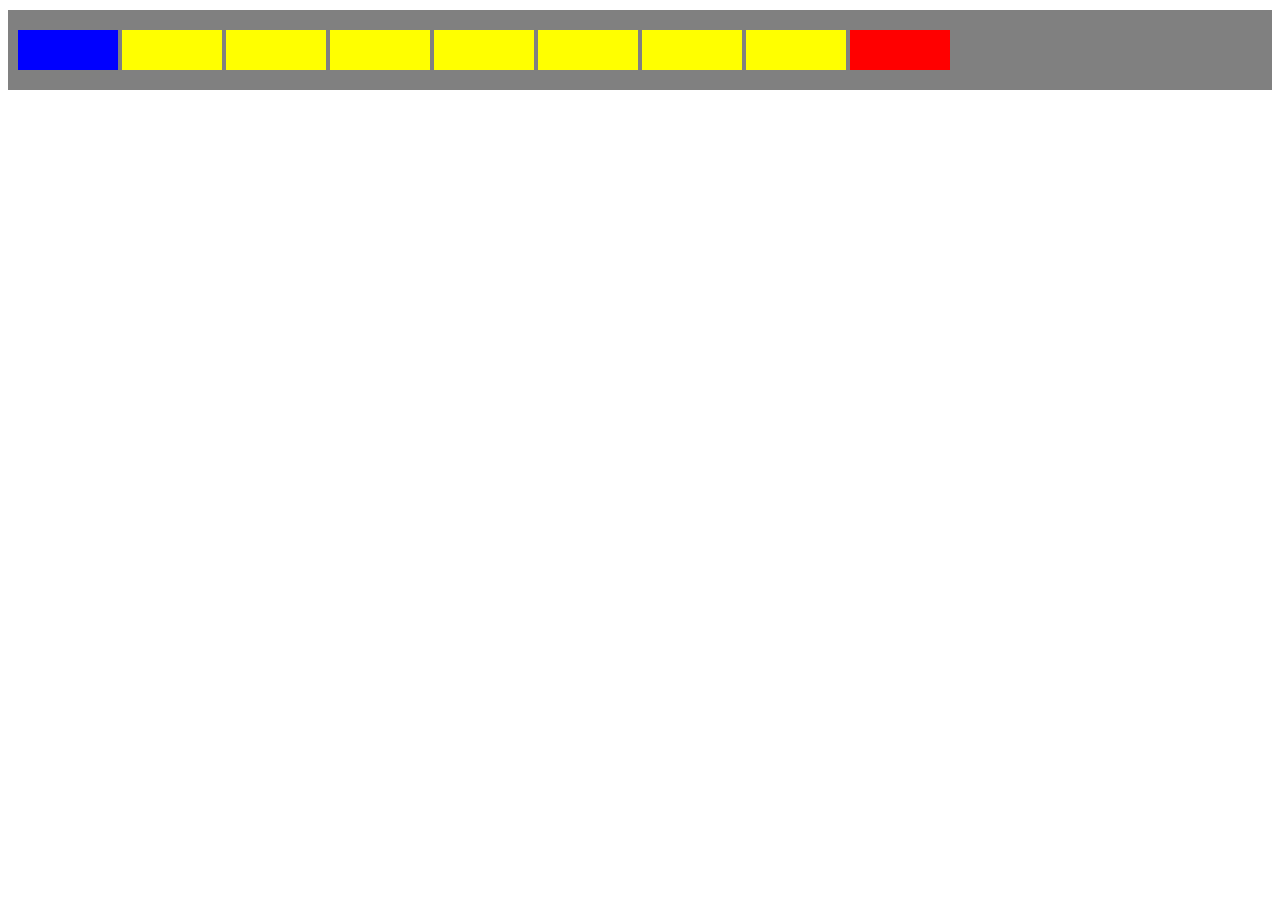
<file: index.html>
<!DOCTYPE html>
<html lang="en">
<head>
  <meta charset="UTF-8">
    <meta name="viewport" content="width=device-width, initial-scale=1.0">
    <title>Js</title>
    <link href="https://fonts.googleapis.com/css?family=Roboto:300,400,700&display=swap&subset=cyrillic-ext" rel="stylesheet">
    <link rel="stylesheet" href="css/style.css"> 
</head>
<body>
  <div id="first" class="btn-block">
    <button class="blue some"></button>
    <button></button>
    <button></button>
    <button></button>
    <button></button>
    <button></button>
    <button></button>
    <button></button>
  </div>

<script src="/script.js"></script>
	<!-- <script src="/practic.js"></script> -->
</body>
</html>
</file>
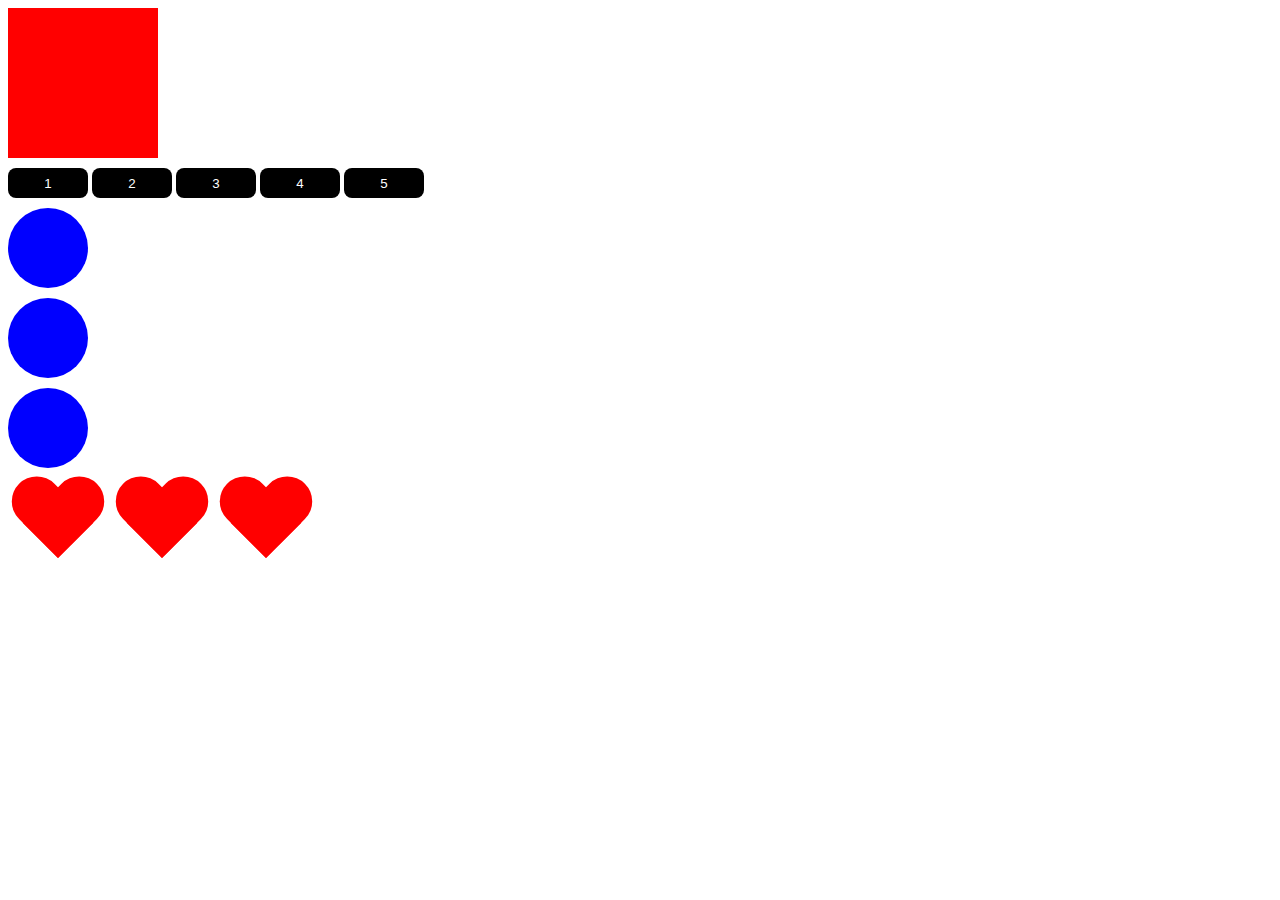
<file: elements/index.html>
<!DOCTYPE html>
<html lang="ru">
	<head>
		<meta charset="utf-8">
		<meta http-equiv="X-UA-Compatible" content="IE=edge">
		<title>JavaScript</title>
		<link rel="stylesheet" href="css/style.css">
	</head>
	<body>
		<div class="box" id="box"></div>
		<button>1</button>
		<button>2</button>
		<button>3</button>
		<button>4</button>
		<button>5</button>

		<div class="circle"></div>
		<div class="circle"></div>
		<div class="circle"></div>

		<div class="wrapper">
			<div class="heart"></div>
			<div class="heart"></div>
            <div class="heart"></div>
            
		</div>

		<script src="js/script.js"></script>
	</body>
</html>
</file>
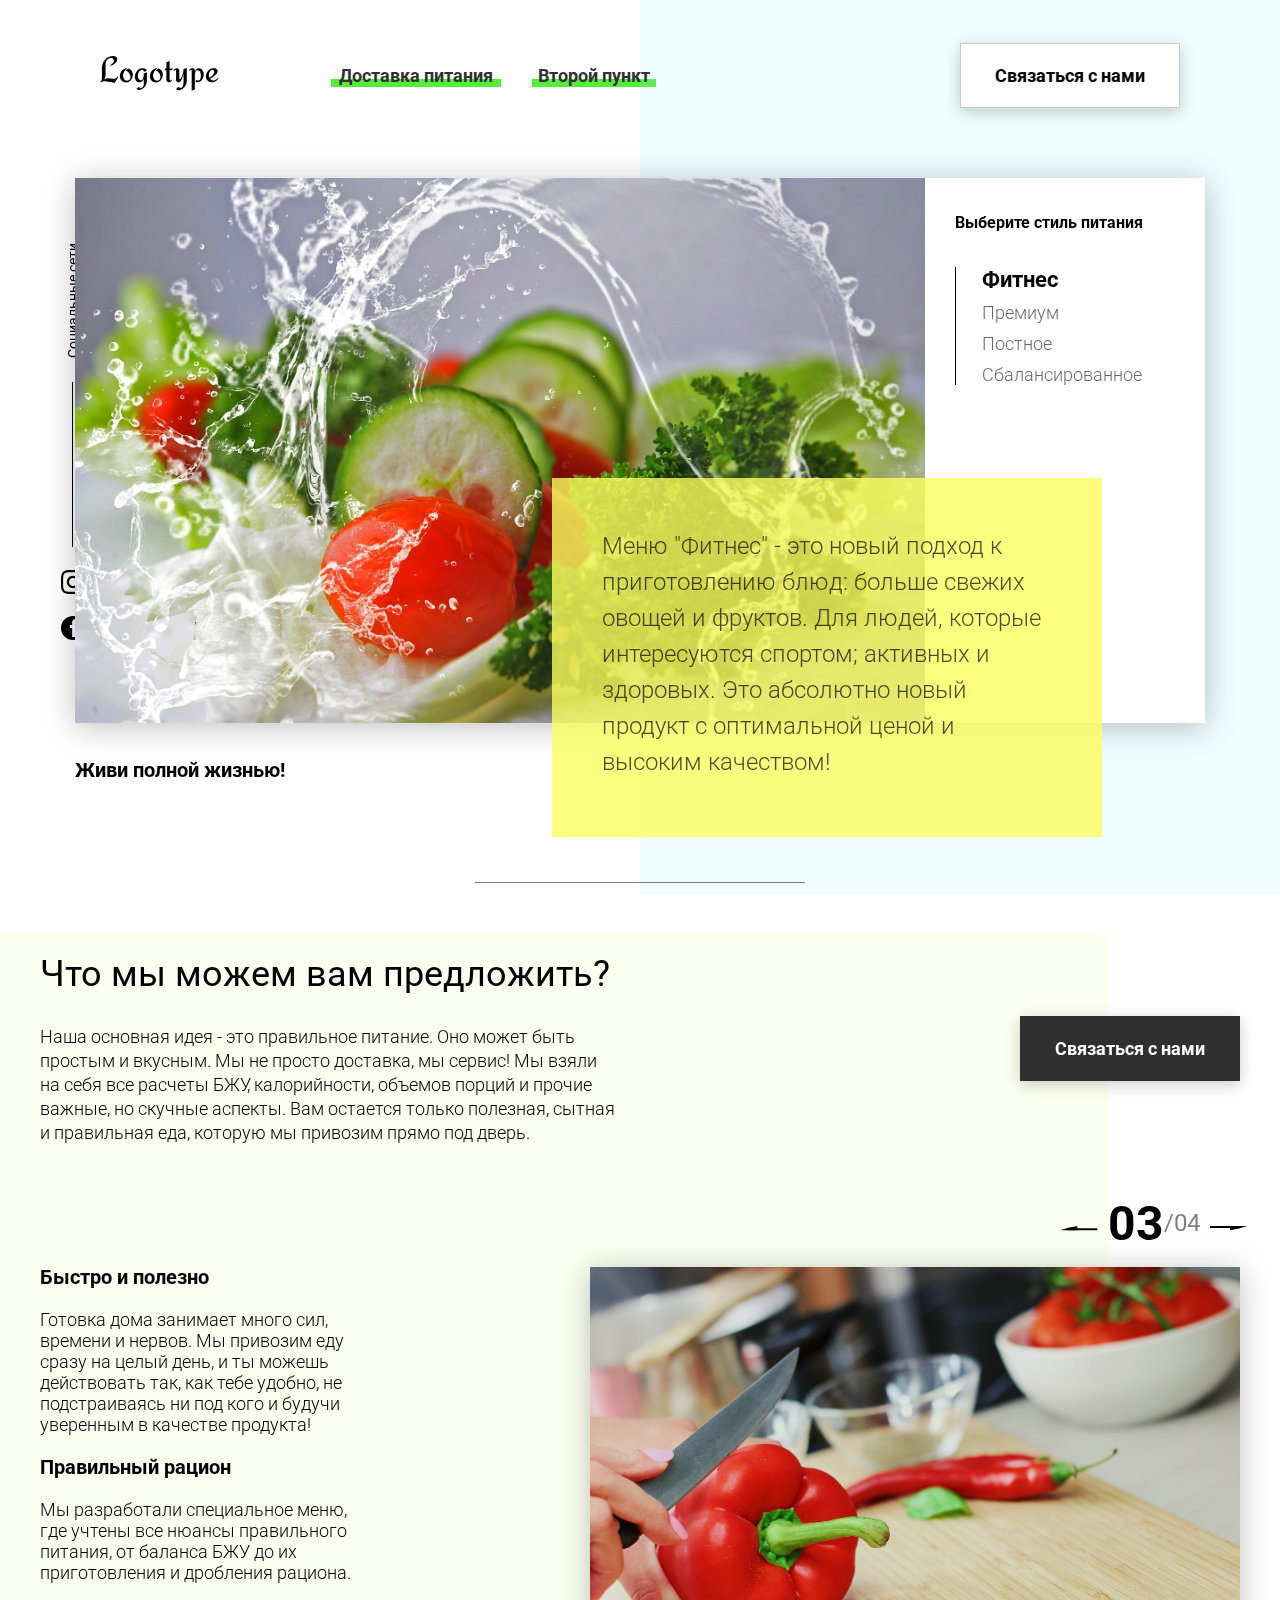
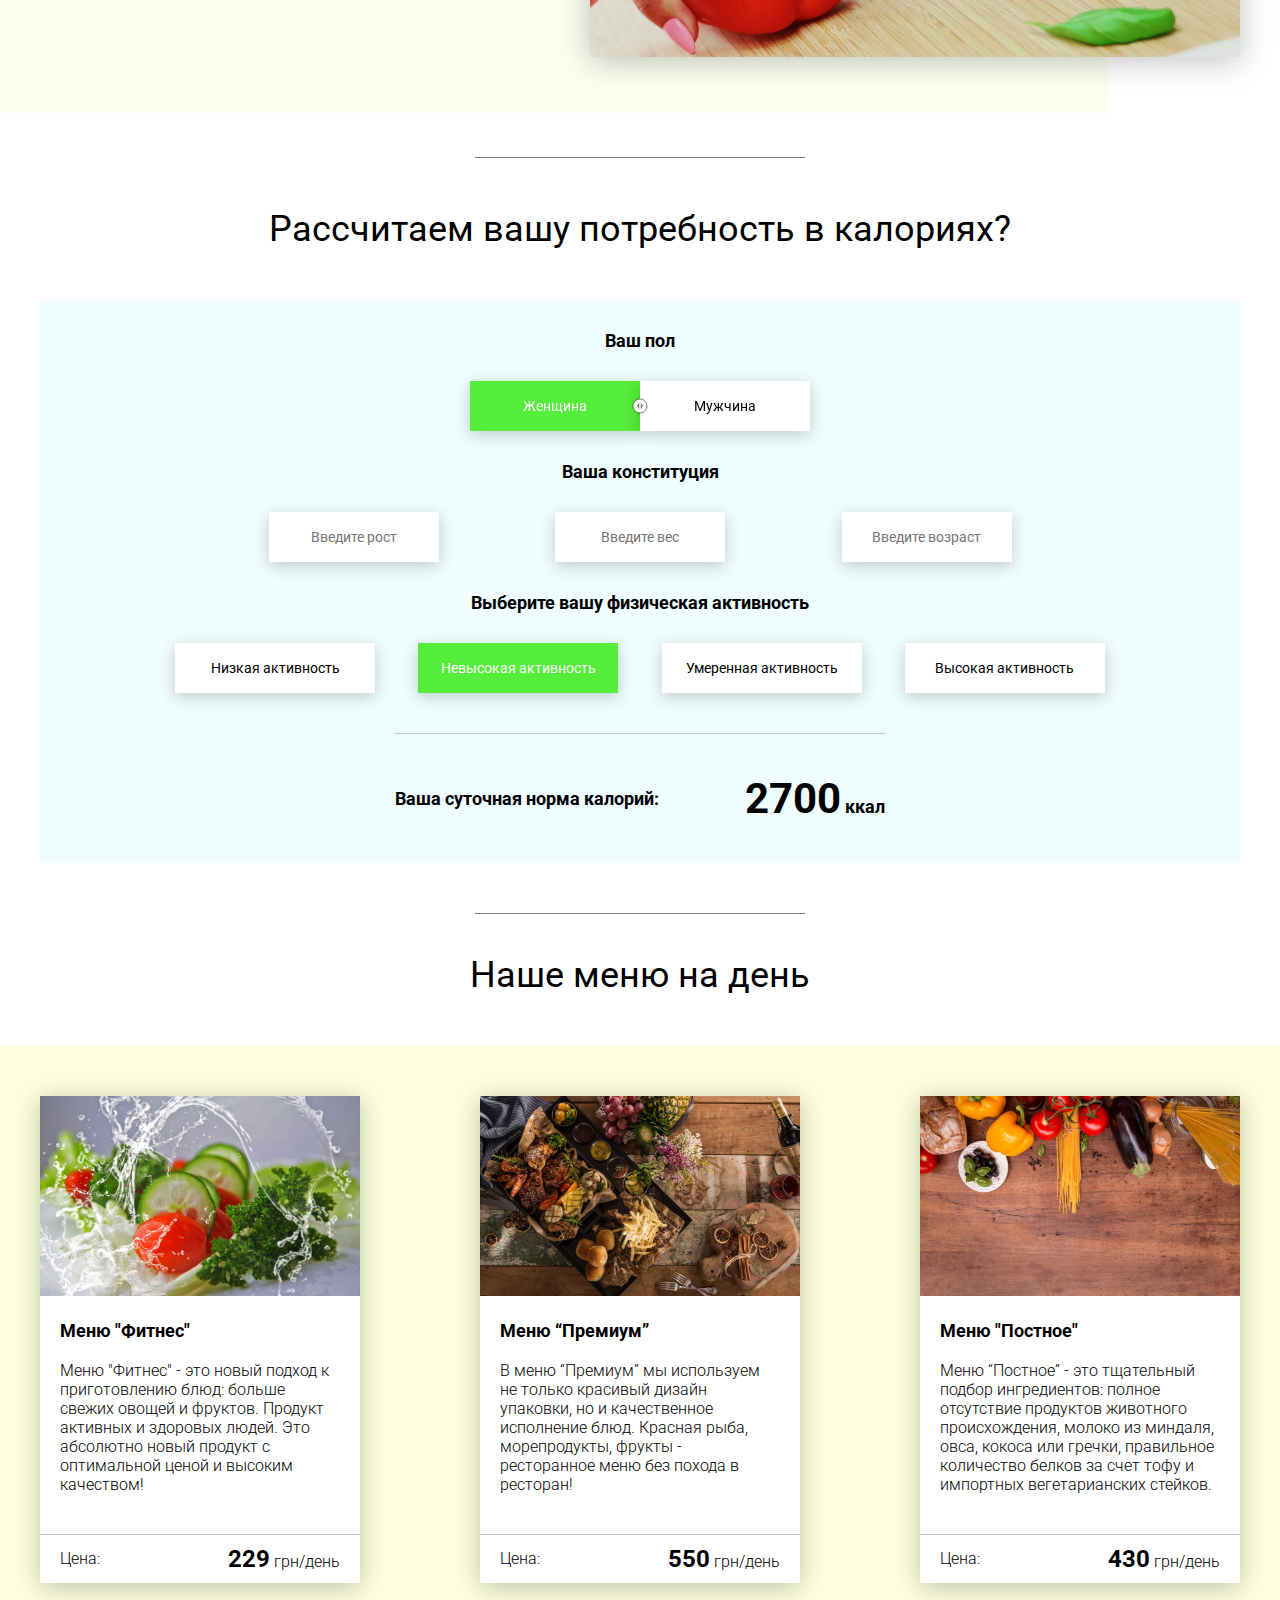
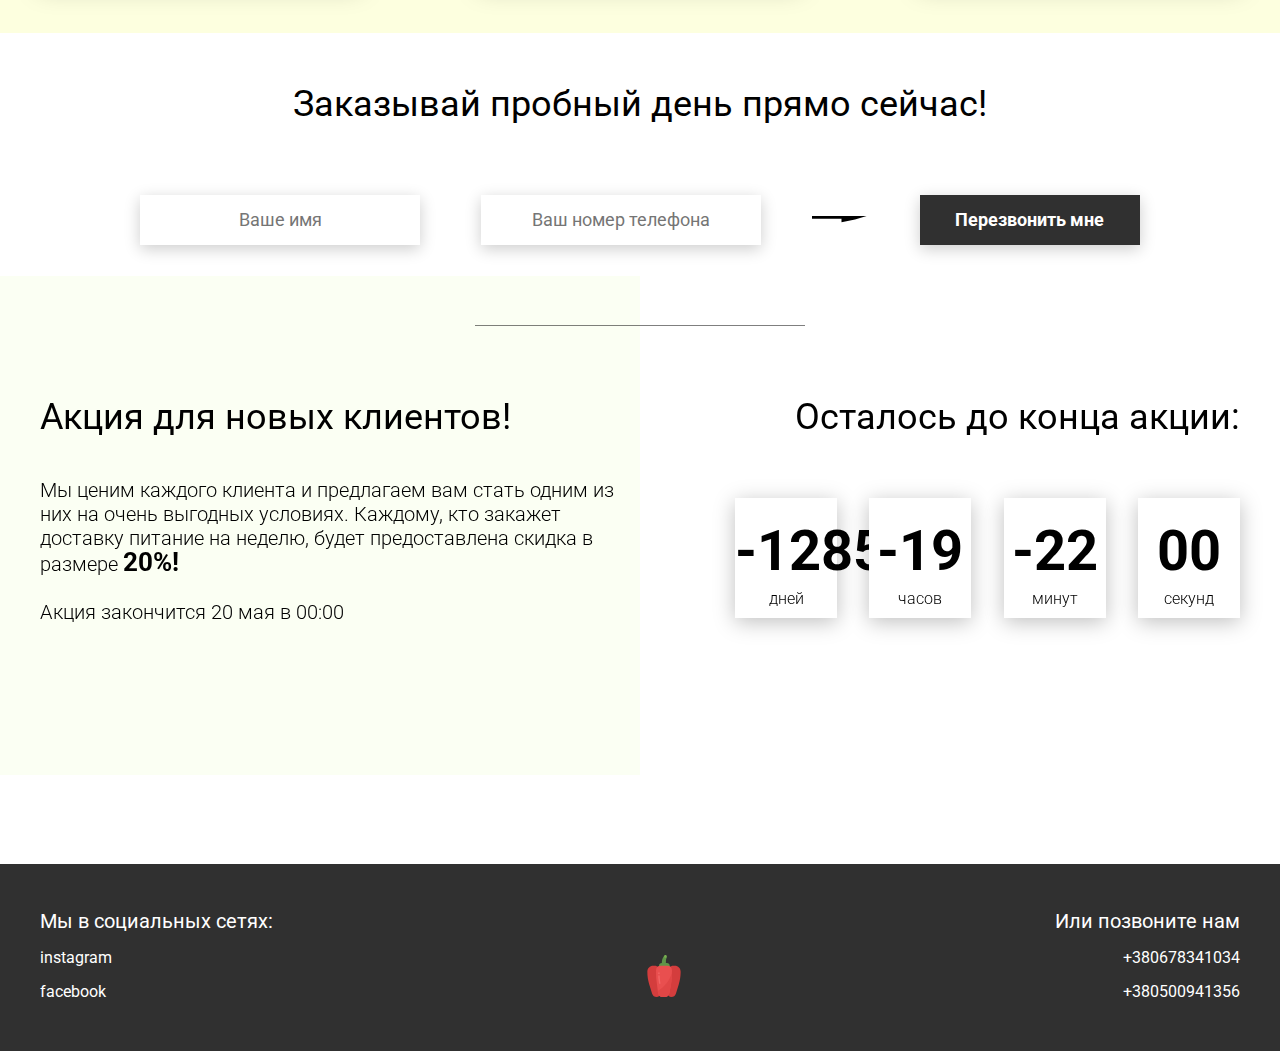
<file: food/index.html>
<!DOCTYPE html>
<html lang="en">
<head>
    <meta charset="UTF-8">
    <meta name="viewport" content="width=device-width, initial-scale=1.0">
    <title>Food</title>
    <link rel="stylesheet" href="css/style.css">
</head>
<body>
    <header class="header">
        <div class="header__left-block">
            <div class="header__logo">
                <img src="icons/logo.svg" alt="Логотип">
            </div>
            <nav class="header__links">
                <a href="#" class="header__link">Доставка питания</a>
                <a href="#" class="header__link">Второй пункт</a>
            </nav>
        </div>
        <div class="header__right-block">
            <button class="btn btn_white">Связаться с нами</button>
        </div>
    </header>
    <div class="sidepanel">
        <div class="sidepanel__text"><span>Социальные сети</span></div>
        <div class="sidepanel__divider"></div>
        <a href="#" class="sidepanel__icon">
            <img src="icons/instagram.svg" alt="instagram">
        </a>
        <a href="#" class="sidepanel__icon">
            <img src="icons/facebook.svg" alt="facebook">
        </a>
    </div>

    <div class="preview">
        <div class="bgc_blue"></div>
        <div class="container">
            <div class="tabcontainer">
                <div class="tabcontent">
                    <img src="img/tabs/vegy.jpg" alt="vegy">
                    <div class="tabcontent__descr">
                        Меню "Фитнес" - это новый подход к приготовлению блюд: больше свежих овощей и фруктов. Для людей, которые интересуются спортом; активных и здоровых. Это абсолютно новый продукт с оптимальной ценой и высоким качеством!
                    </div>
                </div>
                <div class="tabcontent">
                    <img src="img/tabs/elite.jpg" alt="elite">
                    <div class="tabcontent__descr">
                        Меню “Премиум” - мы используем не только красивый дизайн упаковки, но и качественное исполнение блюд. Красная рыба, морепродукты, фрукты - ресторанное меню без похода в ресторан!                                     
                    </div>
                </div>
                 <div class="tabcontent">
                    <img src="img/tabs/post.jpg" alt="post">
                    <div class="tabcontent__descr">
                        Наше специальное “Постное меню” - это тщательный подбор ингредиентов: полное отсутствие продуктов животного происхождения. Полная гармония с собой и природой в каждом элементе! Все будет Ом!                                     
                    </div>
                </div>
                <div class="tabcontent">
                    <img src="img/tabs/vegy.jpg" alt="vegy">
                    <div class="tabcontent__descr">
                        Меню "Сбалансированное" - это соответствие вашего рациона всем научным рекомендациям. Мы тщательно просчитываем вашу потребность в к/б/ж/у и создаем лучшие блюда для вас.
                    </div>
                </div>
                <div class="tabheader">
                    <h3>Выберите стиль питания</h3>
                    <div class="tabheader__items">
                        <div class="tabheader__item tabheader__item_active">Фитнес</div>
                        <div class="tabheader__item">Премиум</div>
                        <div class="tabheader__item">Постное</div>
                        <div class="tabheader__item">Сбалансированное</div>
                    </div>
                </div>
            </div>
            <div class="preview__life">Живи полной жизнью!</div>
        </div>
    </div>

    <div class="divider"></div>

    <div class="offer">
        <div class="bgc_y"></div>
        <div class="container">
            <div class="offer__text">
                <h2 class="title">Что мы можем вам предложить?</h2>
                <div class="offer__descr">
                    Наша основная идея - это правильное питание. Оно может быть простым и вкусным. Мы не просто доставка, мы сервис! Мы взяли на себя все расчеты БЖУ, калорийности, объемов порций и прочие важные, но скучные аспекты. Вам остается только полезная, сытная и правильная еда, которую мы привозим прямо под дверь.
                </div>
            </div>
            <div class="offer__action">
                <button class="btn btn_dark">Связаться с нами</button>
            </div>
        </div>
        <div class="container">
            <div class="offer__advantages">
                <h2>Быстро и полезно</h2>
                <div class="offer__advantages-text">
                    Готовка дома занимает много сил, времени и нервов. Мы привозим еду сразу на целый день, и ты можешь действовать так, как тебе удобно, не подстраиваясь ни под кого и будучи уверенным в качестве продукта!
                </div>
                <h2>Правильный рацион</h2>
                <div class="offer__advantages-text">
                    Мы разработали специальное меню, где учтены все нюансы правильного питания, от баланса БЖУ до их приготовления и дробления рациона.
                </div>
            </div>
            <div class="offer__slider">
                <div class="offer__slider-counter">
                    <div class="offer__slider-prev">
                        <img src="icons/left.svg" alt="prev">
                    </div>
                    <span id="current">03</span>
                    /
                    <span id="total">04</span>
                    <div class="offer__slider-next">
                        <img src="icons/right.svg" alt="next">
                    </div>
                </div>
                <div class="offer__slider-wrapper">
                    <div class="offer__slide">
                        <img src="img/slider/pepper.jpg" alt="pepper">
                    </div>
                    <!-- <div class="offer__slide">
                        <img src="img/slider/food-12.jpg" alt="food">
                    </div>
                    <div class="offer__slide">
                        <img src="img/slider/olive-oil.jpg" alt="oil">
                    </div>
                    <div class="offer__slide">
                        <img src="img/slider/paprika.jpg" alt="paprika">
                    </div> -->
                </div>
            </div>
        </div>
    </div>

    <div class="divider"></div>

    <div class="calculating">
        <div class="container">
            <h2 class="title">Рассчитаем вашу потребность в калориях?
            </h2>
            <div class="calculating__field">
                <div class="calculating__subtitle">
                    Ваш пол
                </div>
                <div class="calculating__choose" id="gender">
                    <div class="calculating__choose-item calculating__choose-item_active">Женщина</div>
                    <div class="calculating__choose-item">Мужчина</div>
                </div>

                <div class="calculating__subtitle">
                    Ваша конституция
                </div>
                <div class="calculating__choose calculating__choose_medium">
                    <input type="text" id="height" placeholder="Введите рост" class="calculating__choose-item">
                    <input type="text" id="weight" placeholder="Введите вес"  class="calculating__choose-item">
                    <input type="text" id="age" placeholder="Введите возраст" class="calculating__choose-item">
                </div>

                <div class="calculating__subtitle">
                    Выберите вашу физическая активность
                </div>
                <div class="calculating__choose calculating__choose_big">
                    <div id="low" class="calculating__choose-item">Низкая активность </div>
                    <div id="small"  class="calculating__choose-item calculating__choose-item_active">Невысокая активность</div>
                    <div id="medium" class="calculating__choose-item">Умеренная активность</div>
                    <div id="high" class="calculating__choose-item">Высокая активность</div>
                </div>

                <div class="calculating__divider"></div>

                <div class="calculating__total">
                    <div class="calculating__subtitle">
                        Ваша суточная норма калорий:
                    </div>
                    <div class="calculating__result">
                        <span>2700</span> ккал
                    </div>
                </div>
            </div>
        </div>
    </div>

    <div class="divider"></div>

    <div class="menu">
        <h2 class="title">Наше меню на день</h2>

        <div class="menu__field">
            <div class="container">
                <div class="menu__item">
                    <img src="img/tabs/vegy.jpg" alt="vegy">
                    <h3 class="menu__item-subtitle">Меню "Фитнес"</h3>
                    <div class="menu__item-descr">Меню "Фитнес" - это новый подход к приготовлению блюд: больше свежих овощей и фруктов. Продукт активных и здоровых людей. Это абсолютно новый продукт с оптимальной ценой и высоким качеством!</div>
                    <div class="menu__item-divider"></div>
                    <div class="menu__item-price">
                        <div class="menu__item-cost">Цена:</div>
                        <div class="menu__item-total"><span>229</span> грн/день</div>
                    </div>
                </div>
                <div class="menu__item">
                    <img src="img/tabs/elite.jpg" alt="elite">
                    <h3 class="menu__item-subtitle">Меню “Премиум”</h3>
                    <div class="menu__item-descr">В меню “Премиум” мы используем не только красивый дизайн упаковки, но и качественное исполнение блюд. Красная рыба, морепродукты, фрукты - ресторанное меню без похода в ресторан!</div>
                    <div class="menu__item-divider"></div>
                    <div class="menu__item-price">
                        <div class="menu__item-cost">Цена:</div>
                        <div class="menu__item-total"><span>550</span> грн/день</div>
                    </div>
                </div>
                <div class="menu__item">
                    <img src="img/tabs/post.jpg" alt="post">
                    <h3 class="menu__item-subtitle">Меню "Постное"</h3>
                    <div class="menu__item-descr">Меню “Постное” - это тщательный подбор ингредиентов: полное отсутствие продуктов животного происхождения, молоко из миндаля, овса, кокоса или гречки, правильное количество белков за счет тофу и импортных вегетарианских стейков. </div>
                    <div class="menu__item-divider"></div>
                    <div class="menu__item-price">
                        <div class="menu__item-cost">Цена:</div>
                        <div class="menu__item-total"><span>430</span> грн/день</div>
                    </div>
                </div>
            </div>
        </div>
    </div>

    <div class="order">
        <div class="container">
            <div class="title">Заказывай пробный день прямо сейчас!</div>
            <form action="#" class="order__form">
                <input required placeholder="Ваше имя" name="name" type="text" class="order__input">
                <input required placeholder="Ваш номер телефона" name="phone" type="phone" class="order__input">
                <img src="icons/right.svg" alt="right">
                <button class="btn btn_dark btn_min">Перезвонить мне</button>
            </form>
        </div>
    </div>

    <div class="divider"></div>

    <div class="promotion">
        <div class="bgc_y"></div>
        <div class="container">
            <div class="promotion__text">
                <div class="title">Акция для новых клиентов!</div>
                <div class="promotion__descr">
                    Мы ценим каждого клиента и предлагаем вам стать одним из них на очень выгодных условиях. 
                    Каждому, кто закажет доставку питание на неделю, будет предоставлена скидка в размере <span>20%!</span>
                    <br><br>
                    Акция закончится 20 мая в 00:00
                </div>
            </div>
            <div class="promotion__timer">
                <div class="title">Осталось до конца акции:</div>
                <div class="timer">
                    <div class="timer__block">
                        <span id="days">12</span>
                        дней
                    </div>
                    <div class="timer__block">
                        <span id="hours">20</span>
                        часов
                    </div>
                    <div class="timer__block">
                        <span id="minutes">56</span>
                        минут
                    </div>
                    <div class="timer__block">
                        <span id="seconds">20</span>
                        секунд
                    </div>
                </div>
            </div>
        </div>
    </div>

    <footer class="footer">
        <div class="container">
            <div class="social">
                <div class="subtitle">Мы в социальных сетях:</div>
                <a href="#" class="link">instagram</a>
                <a href="#" class="link">facebook</a>
            </div>
            <div class="pepper">
                <img src="icons/veg.svg" alt="pepper">
            </div>
            <div class="call">
                <div class="subtitle">Или позвоните нам</div>
                <a href="#" class="link">+380678341034</a>
                <a href="#" class="link">+380500941356</a>
            </div>
        </div>
    </footer>

    <div class="modal">
        <div class="modal__dialog">
            <div class="modal__content">
                <form action="#">
                    <div class="modal__close">&times;</div>
                    <div class="modal__title">Мы свяжемся с вами как можно быстрее!</div>
                    <input required placeholder="Ваше имя" name="name" type="text" class="modal__input">
                    <input required placeholder="Ваш номер телефона" name="phone" type="phone" class="modal__input">
                    <button class="btn btn_dark btn_min">Перезвонить мне</button>
                </form>
            </div>
        </div>
    </div>
    <script src="js/script.js"></script>
</body>
</html>
</file>
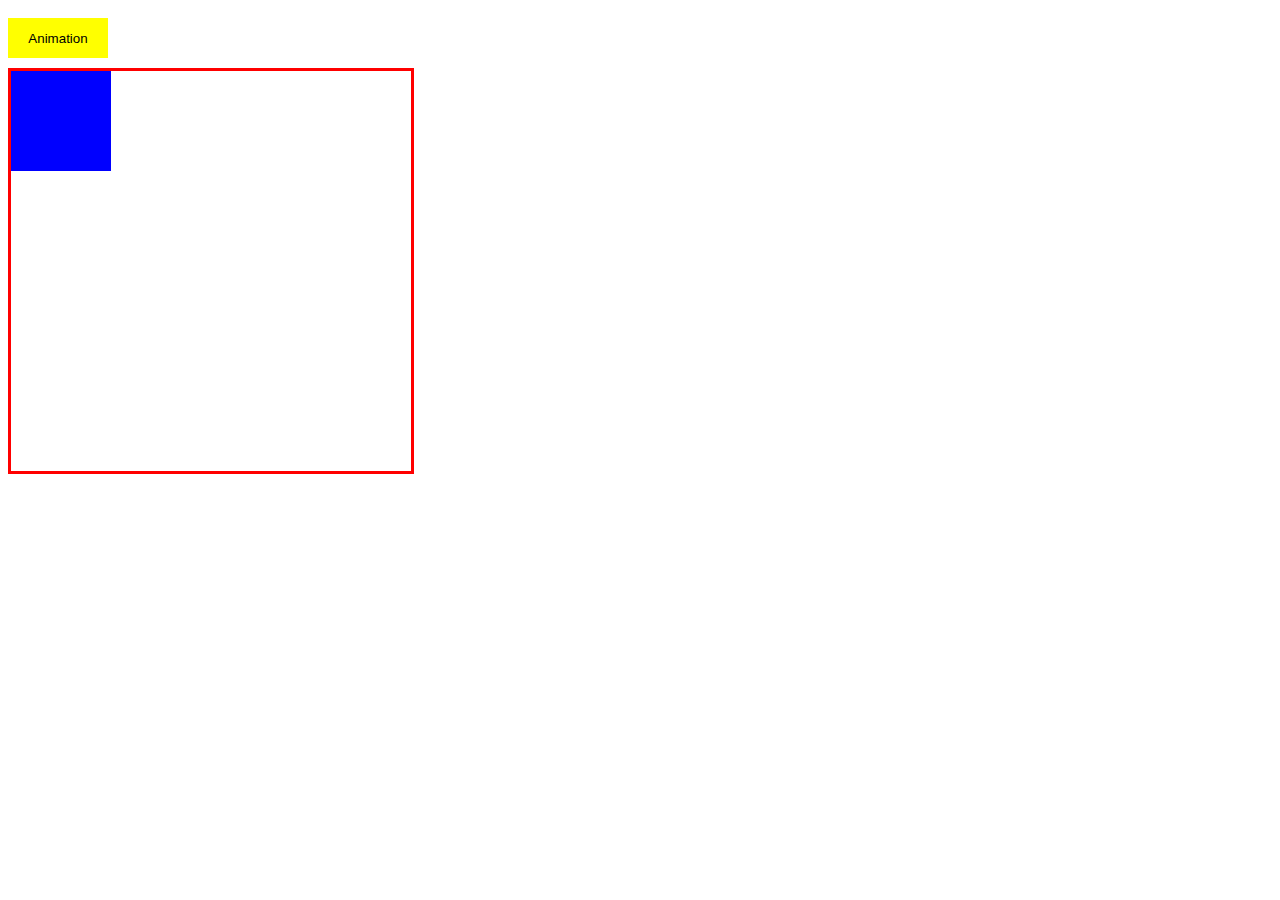
<file: lesson 39/index.html>
<!DOCTYPE html>
<html lang="ru">
  <head>
    <meta charset="utf-8">
    <meta http-equiv="X-UA-Compatible" content="IE=edge">
   	<title>Java Script</title>
   	<link rel="stylesheet" href="style.css">
  </head>
  <body>
    <button class="btn">Animation</button>
    <div class="wrapper">
        <div class="box"></div>
    </div>

	<script src="script.js"></script>
  </body>
</html>
</file>
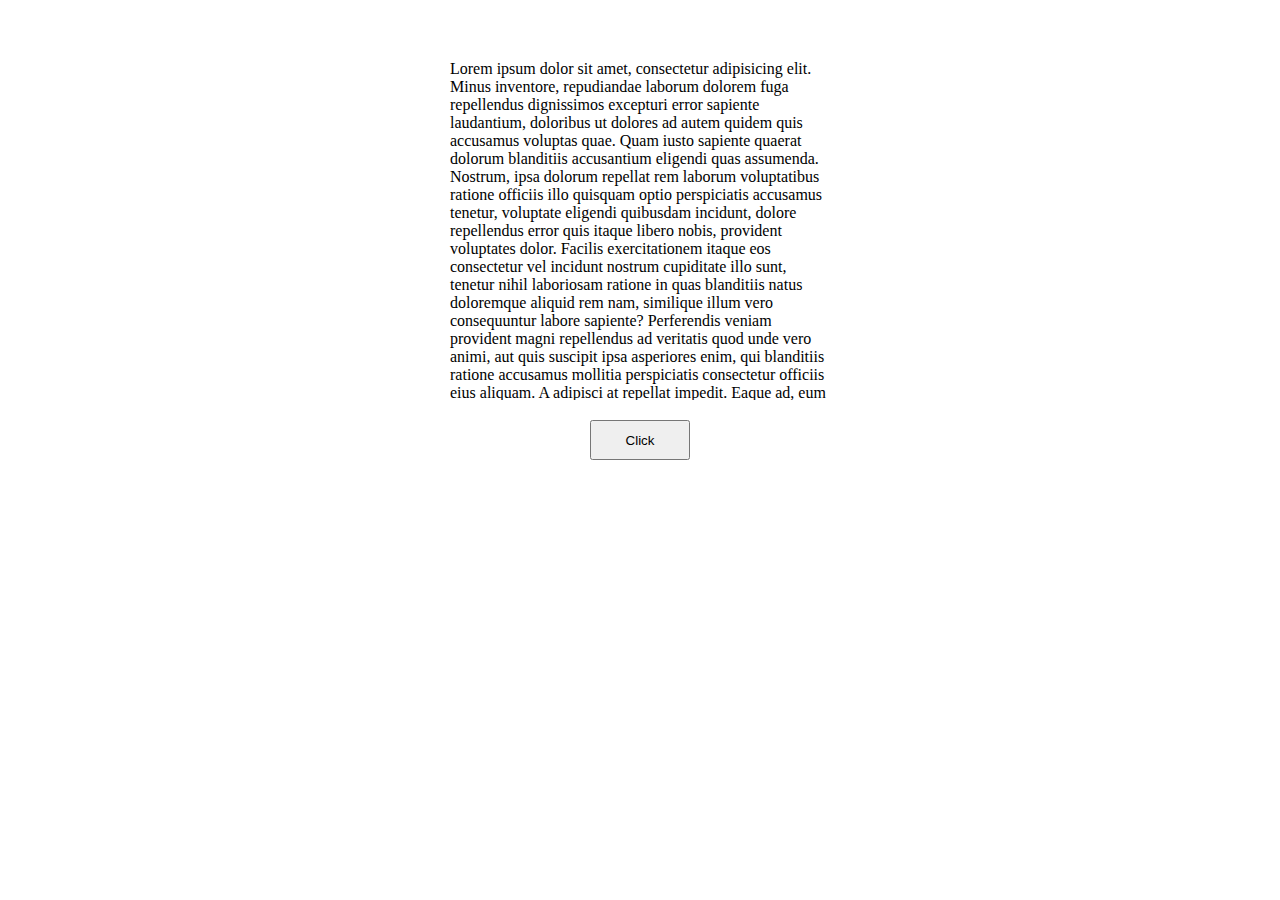
<file: lesson 42/index.html>
<!DOCTYPE html>
<html lang="ru">
  <head>
    <meta charset="utf-8">
    <meta http-equiv="X-UA-Compatible" content="IE=edge">
   	<title>JavaScript</title>
   	<link rel="stylesheet" href="style.css">
  </head>
  <body>
    
    <div class="box">Lorem ipsum dolor sit amet, consectetur adipisicing elit. Minus inventore, repudiandae laborum dolorem fuga repellendus dignissimos excepturi error sapiente laudantium, doloribus ut dolores ad autem quidem quis accusamus voluptas quae. Quam iusto sapiente quaerat dolorum blanditiis accusantium eligendi quas assumenda. Nostrum, ipsa dolorum repellat rem laborum voluptatibus ratione officiis illo quisquam optio perspiciatis accusamus tenetur, voluptate eligendi quibusdam incidunt, dolore repellendus error quis itaque libero nobis, provident voluptates dolor. Facilis exercitationem itaque eos consectetur vel incidunt nostrum cupiditate illo sunt, tenetur nihil laboriosam ratione in quas blanditiis natus doloremque aliquid rem nam, similique illum vero consequuntur labore sapiente? Perferendis veniam provident magni repellendus ad veritatis quod unde vero animi, aut quis suscipit ipsa asperiores enim, qui blanditiis ratione accusamus mollitia perspiciatis consectetur officiis eius aliquam. A adipisci at repellat impedit. Eaque ad, eum laudantium deserunt. Quis error voluptatem tempora quam ducimus aut, architecto odio voluptatum reiciendis. Atque error, deleniti similique non nam ratione. Perferendis, officiis mollitia laboriosam quam, nisi vel obcaecati vero dicta ducimus dolorum quas, excepturi consequatur fugiat sit minima repellendus quia aliquid numquam id autem unde dolorem quaerat odit. Harum eaque dolor dicta, accusantium deserunt eius deleniti nisi quas assumenda consectetur, odit modi exercitationem, officia doloribus quidem perferendis repellendus quos commodi eveniet cum beatae ea molestiae reprehenderit. Facilis, iste corporis earum. Nemo aliquam architecto error facilis amet, nihil sed excepturi necessitatibus rem delectus, omnis ipsa ut temporibus expedita quas natus ipsum fuga eum harum nisi facere cupiditate reiciendis! Id magnam blanditiis eligendi, nulla accusamus magni. Placeat quidem repellat explicabo minus esse numquam velit, accusantium a, cumque aperiam iure alias natus aliquam minima quas possimus assumenda quod, doloremque saepe perspiciatis nulla vero quibusdam voluptates. Nihil, aliquam maiores earum non similique quos? Quos cumque est illum assumenda perspiciatis, obcaecati atque doloribus cum soluta sit qui, deserunt reprehenderit quibusdam ratione odio similique a, quod cupiditate! Accusamus hic minus numquam, repellendus, ullam beatae itaque ad laudantium doloremque dolore error praesentium provident consequuntur consectetur culpa necessitatibus facere. Adipisci dignissimos fugiat consequuntur temporibus magni eius deleniti. Reiciendis, distinctio nesciunt modi repellendus aperiam quia dolore porro, pariatur eos. Ducimus iusto officiis cupiditate, error modi eius, dolores maxime a eaque tenetur? Quae nulla reprehenderit voluptatibus fugit cum distinctio hic libero maiores fugiat, atque amet qui cupiditate pariatur quaerat illo similique sunt doloribus modi reiciendis blanditiis in voluptatem esse. Hic voluptates atque beatae nihil ad perspiciatis repudiandae, consequuntur non nesciunt maiores alias eos odit, officiis inventore eaque aperiam voluptatibus. Fugiat eum esse nam saepe soluta ab accusamus nemo fuga aut, distinctio officia atque. Voluptatibus perspiciatis magni harum incidunt aliquid temporibus quas labore exercitationem. Alias mollitia magnam sequi, totam corrupti temporibus facere praesentium iste velit aliquam minus enim cupiditate rem. Iste molestiae maxime illum non accusantium voluptas blanditiis, quod consectetur, quidem est culpa voluptates obcaecati, ipsum ab natus vitae! Consectetur animi quae tenetur odio repellendus natus tempora ipsa culpa, inventore accusamus ea corporis doloribus id harum voluptatem, praesentium temporibus, explicabo totam mollitia molestiae est iusto vel repellat molestias. Repellat placeat voluptas quaerat eaque, illum dicta rerum numquam sunt!</div>
    <button>Click</button>
	<script src="script.js"></script>
  </body>
</html>
</file>
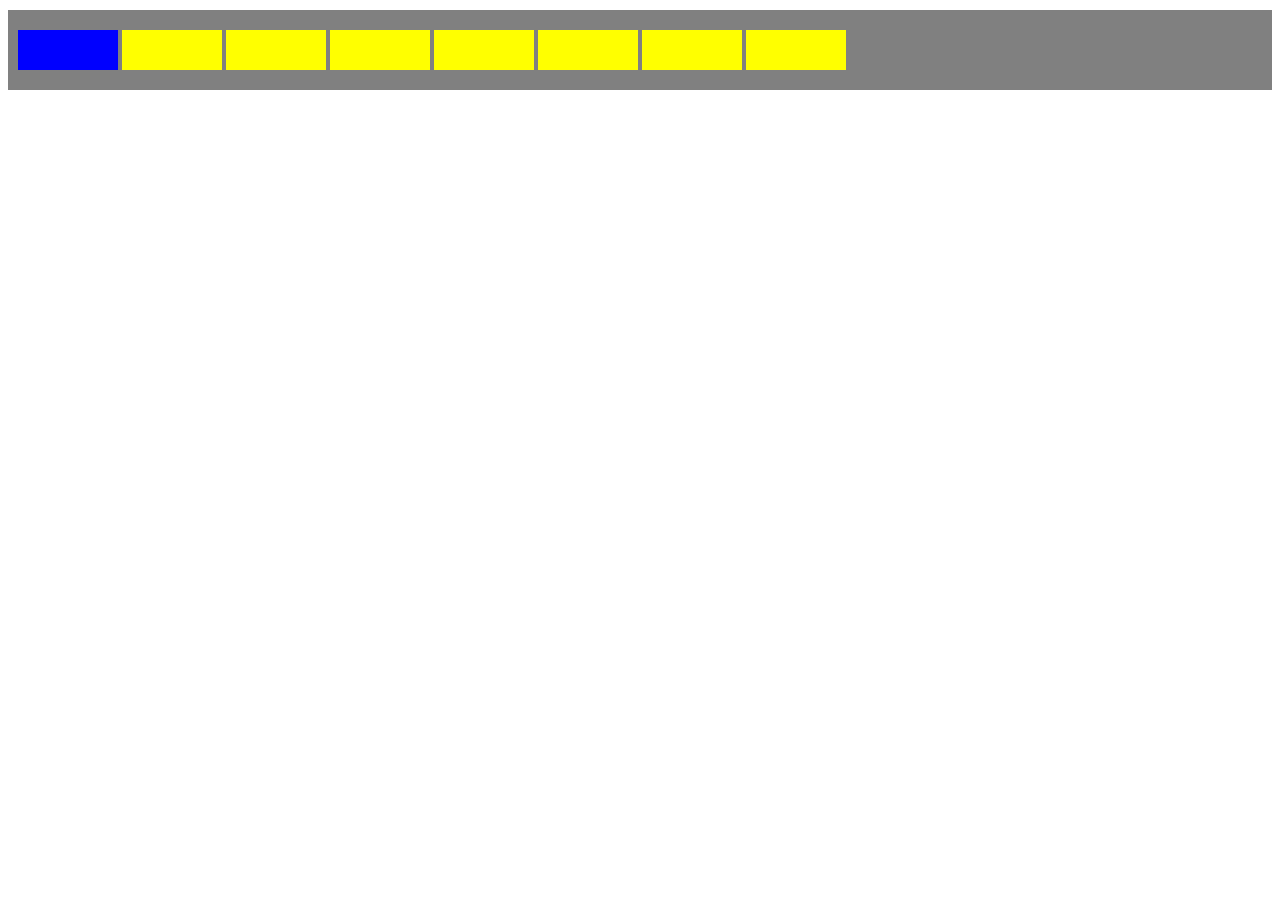
<file: lesson/index.html>
<!DOCTYPE html>
<html lang="ru">
	<head>
		<meta charset="utf-8">
		<meta http-equiv="X-UA-Compatible" content="IE=edge">
		<title>JavaScript</title>
		<link rel="stylesheet" href="css/style.css">
	</head>
	<body>
		<div id="first" class="btn-block">
      <button class="blue some"></button>
      <button></button>
      <button></button>
      <button></button>
      <button></button>
      <button></button>
      <button></button>
      <button></button>
    </div>

		<script src="script.js"></script>
	</body>
</html>
</file>
<file: css/style.css>
.box {
  position: absolute;
  width: 100px;
  height: 100px;
  background-color: blue;
}
.wrapper {
  position: relative;
  width: 400px;
  height: 400px;
  border: 3px solid red;
}
.btn-block {
	padding: 10px;
	background-color: grey;
	margin-top: 10px;
}
button {
  margin-bottom: 10px;
  margin-top: 10px;
  width: 100px;
  height: 40px;
  background-color: yellow;
  border: none;
  transition: 0.3s all;
}

.blue {
    background-color: blue;
}

.red {
    background-color: red;
}
</file>
<file: elements/css/style.css>
.box {
  width: 150px;
  height: 150px;
  background-color: red;
}
button {
	width: 80px;
	height: 30px;
	margin-top: 10px;
	border: none;
	border-radius: 8px;
	background-color: #000;
	color: #fff;
	cursor: pointer;
	outline: none;
}

.circle {
	width: 80px;
	height: 80px;
	background-color: blue;
	display: block;
	margin-top: 10px;
	border-radius: 100%;
}

.heart {
	display: inline-block;
    position: relative;
    width: 100px;
    height: 90px;
    margin-top: 10px;
}
.heart:before,
.heart:after {
    position: absolute;
    content: "";
    left: 50px;
    top: 0;
    width: 50px;
    height: 80px;
    background: red;
    -moz-border-radius: 50px 50px 0 0;
    border-radius: 50px 50px 0 0;
    -webkit-transform: rotate(-45deg);
       -moz-transform: rotate(-45deg);
        -ms-transform: rotate(-45deg);
         -o-transform: rotate(-45deg);
            transform: rotate(-45deg);
    -webkit-transform-origin: 0 100%;
       -moz-transform-origin: 0 100%;
        -ms-transform-origin: 0 100%;
         -o-transform-origin: 0 100%;
            transform-origin: 0 100%;
}
.heart:after {
    left: 0;
    -webkit-transform: rotate(45deg);
       -moz-transform: rotate(45deg);
        -ms-transform: rotate(45deg);
         -o-transform: rotate(45deg);
            transform: rotate(45deg);
    -webkit-transform-origin: 100% 100%;
       -moz-transform-origin: 100% 100%;
        -ms-transform-origin: 100% 100%;
         -o-transform-origin: 100% 100%;
            transform-origin :100% 100%;
}
.black{
	width: 150px;
	height: 50px;
	line-height: 50px;
	text-align: center;
	background-color: black;
	margin-bottom: 30px;
	margin-top: 30px;
	color: #fff;
}
</file>
<file: food/css/style.css>
@import url(https://fonts.googleapis.com/css?family=Roboto:300,400,700&display=swap&subset=cyrillic-ext);*{box-sizing:border-box;margin:0;padding:0;font-family:Roboto,sans-serif}a{text-decoration:none}.btn{width:220px;height:65px;display:flex;justify-content:center;align-items:center;background-color:#fff;font-size:18px;font-weight:700;border:1px solid rgba(0,0,0,.2);box-shadow:0 4px 15px rgba(0,0,0,.2);cursor:pointer;transition:.3s all;outline:0}.btn_white{background-color:#fff}.btn_dark{background-color:#303030;color:#fff;border:none}.btn_min{height:50px}.btn:hover{box-shadow:0 4px 30px rgba(0,0,0,.3)}.container{max-width:1200px;margin:0 auto}.divider{width:330px;height:1px;margin:0 auto;background-color:rgba(0,0,0,.5)}.title{font-size:36px;font-weight:400}.header{display:flex;justify-content:space-between;align-items:center;height:150px;padding:0 100px}.header__left-block{display:flex;justify-content:space-between;min-width:550px}.header__logo{max-width:170px}.header__logo img{width:100%}.header__links{display:flex;align-items:center}.header__link{position:relative;margin-right:45px;font-weight:700;font-size:18px;color:#303030}.header__link:after{content:'';position:absolute;display:block;width:110%;left:-5%;bottom:-1px;z-index:-1;height:8px;background:#54ed39}.header__link:last-child{margin-right:0}.sidepanel{position:fixed;left:60px;top:240px;height:400px;width:25px;display:flex;flex-direction:column;justify-content:space-between;align-items:center}.sidepanel__text{width:120px;height:120px;font-size:14px}.sidepanel__text span{display:flex;transform:rotate(-90deg) translateX(-50px)}.sidepanel__divider{width:1px;height:165px;background-color:#000}.sidepanel__icon{width:24px;height:24px}.sidepanel__icon img{width:100%}.preview{padding:28px 0 100px 0;position:relative}.preview__life{font-weight:700;font-size:20px;margin-left:35px;margin-top:35px}.bgc_blue{position:absolute;right:0;top:-155px;width:50vw;height:900px;background:rgba(146,242,255,.15);z-index:-1}.tabcontainer{display:flex;width:1130px;margin:0 auto;box-shadow:0 4px 30px rgba(0,0,0,.25)}.tabcontent{width:850px;position:relative}.tabcontent img{width:100%;height:100%;object-fit:cover}.tabcontent__descr{position:absolute;top:300px;right:-177px;width:550px;height:359px;background:rgba(251,254,93,.8);padding:50px;font-size:24px;font-weight:300;line-height:36px;color:rgba(0,0,0,.7)}.tabheader{width:280px;padding:35px 30px;background-color:#fff}.tabheader h3{font-weight:700;font-size:16px}.tabheader__items{margin-top:35px;padding-left:26px;border-left:1px solid #000}.tabheader__item{font-weight:700;font-size:18px;font-weight:300;margin-top:10px;color:rgba(0,0,0,.6);cursor:pointer;transition:.3s all}.tabheader__item_active{color:#000;font-size:22px;font-weight:700}.offer{padding:70px 0 100px 0;position:relative}.offer .container{display:flex;justify-content:space-between}.offer .bgc_y{position:absolute;width:1109px;height:780px;background:rgba(243,255,222,.45);z-index:-1;top:50px}.offer__text{width:580px}.offer__descr{font-size:18px;margin-top:30px;font-weight:300;line-height:24px}.offer__action{display:flex;align-items:center;justify-content:flex-end}.offer__advantages{width:330px;margin-top:50px}.offer__advantages h2{font-weight:700;font-size:20px;margin-top:20px}.offer__advantages h2:first-child{margin-top:70px}.offer__advantages-text{margin-top:20px;font-size:18px;font-weight:300;line-height:21px}.offer__slider{width:650px;margin-top:50px;display:flex;flex-direction:column;align-items:flex-end}.offer__slider-counter{display:flex;width:180px;align-items:center;font-size:24px;color:rgba(0,0,0,.5)}.offer__slider-wrapper{width:100%;margin-top:15px;box-shadow:0 4px 30px rgba(0,0,0,.25)}.offer__slider-prev{margin-right:10px;cursor:pointer}.offer__slider-next{margin-left:10px;cursor:pointer}.offer__slider #current{font-size:48px;font-weight:700;color:#000}.offer__slide{width:100%;height:390px}.offer__slide img{width:100%;height:100%;object-fit:cover}.calculating{padding:50px 0}.calculating .title{text-align:center}.calculating__field{width:100%;margin-top:50px;background:rgba(146,242,255,.15);padding:30px 0 40px 0}.calculating__subtitle{text-align:center;font-size:18px;font-weight:700;margin-top:30px}.calculating__subtitle:first-child{margin-top:0}.calculating #gender:after{content:'';position:absolute;top:50%;transform:translateY(-50%);display:block;width:16px;height:16px;background:url(../icons/switch.svg) center center/cover no-repeat}.calculating__choose{position:relative;display:flex;margin-top:30px;justify-content:center}.calculating__choose-item{display:flex;align-items:center;justify-content:center;width:170px;height:50px;padding:0 10px;background:#fff;box-shadow:0 4px 15px rgba(0,0,0,.2);border:none;text-align:center;font-size:14px;cursor:pointer;outline:0;transition:.3s all}.calculating__choose-item_active{color:#fff;background-color:#54ed39}.calculating__choose_medium{width:743px;justify-content:space-between;margin:30px auto 0 auto}.calculating__choose_big{width:930px;justify-content:space-between;margin:30px auto 0 auto}.calculating__choose_big .calculating__choose-item{width:200px}.calculating__divider{width:490px;height:1px;margin:40px auto;background-color:rgba(0,0,0,.2)}.calculating__total{width:490px;margin:0 auto;display:flex;justify-content:space-between;align-items:center}.calculating__result{font-size:18px;font-weight:700}.calculating__result span{font-size:42px}.menu{padding:40px 0 50px 0}.menu .container{display:flex;justify-content:space-between;align-items:flex-start}.menu .title{text-align:center}.menu__field{margin-top:50px;padding:50px 0;width:100%;background:rgba(249,254,126,.25)}.menu__item{width:320px;min-height:450px;background:#fff;box-shadow:0 4px 25px rgba(0,0,0,.25);font-size:16px;font-weight:300}.menu__item img{width:100%;height:200px;object-fit:cover}.menu__item-subtitle{font-weight:700;font-size:18px;padding:0 20px;margin-top:20px}.menu__item-descr{margin-top:20px;padding:0 20px}.menu__item-divider{width:100%;height:1px;background-color:rgba(0,0,0,.25);margin-top:40px}.menu__item-price{display:flex;justify-content:space-between;align-items:center;padding:10px 20px}.menu__item-price span{font-size:24px;font-weight:700}.order{padding-bottom:80px}.order .title{text-align:center}.order__form{margin-top:70px;padding:0 100px;display:flex;justify-content:space-between;align-items:center}.order__form img{transform:scale(1.5)}.order__input{width:280px;height:50px;background:#fff;box-shadow:0 4px 15px rgba(0,0,0,.2);border:none;font-size:18px;text-align:center;padding:0 20px;outline:0}.promotion{padding:70px 0 240px 0;position:relative}.promotion .container{display:flex}.promotion .bgc_y{position:absolute;width:50%;height:499px;background:rgba(243,255,222,.35);z-index:-1;top:-50px;left:0}.promotion__text{width:50%}.promotion__descr{margin-top:40px;font-size:20px;line-height:24px;font-weight:300}.promotion__descr span{font-weight:700;font-size:26px}.promotion__timer{width:50%}.promotion__timer .title{text-align:right}.promotion__timer .timer{margin-top:60px;padding-left:95px;display:flex;justify-content:space-between;align-items:center}.promotion__timer .timer__block{width:102px;height:120px;background:#fff;box-shadow:0 4px 20px rgba(0,0,0,.25);font-size:16px;font-weight:300;text-align:center}.promotion__timer .timer__block span{display:block;margin-top:20px;margin-bottom:5px;font-size:56px;font-weight:700}.footer{min-height:180px;background-color:#303030;padding:45px 0 50px 0;color:#fff}.footer .container{height:100%;display:flex;justify-content:space-between;align-items:flex-end}.footer .subtitle{font-size:20px}.footer .link{display:block;margin-top:15px;font-size:16px;color:#fff}.footer .call{text-align:right}.modal{position:fixed;top:0;left:0;z-index:1050;display:none;width:100%;height:100%;overflow:hidden;background-color:rgba(0,0,0,.5)}.modal__dialog{max-width:500px;margin:40px auto}.modal__content{position:relative;width:100%;padding:40px;background-color:#fff;border:1px solid rgba(0,0,0,.2);border-radius:4px;max-height:80vh;overflow-y:auto}.modal__close{position:absolute;top:8px;right:14px;font-size:30px;color:#000;opacity:.5;font-weight:700;border:none;background-color:transparent;cursor:pointer}.modal__title{text-align:center;font-size:22px;text-transform:uppercase}.modal__input{display:block;margin:20px auto 20px auto;width:280px;height:50px;background:#fff;box-shadow:0 4px 15px rgba(0,0,0,.2);border:none;font-size:18px;text-align:center;padding:0 20px;outline:0}.modal .btn{display:block;width:280px;margin:0 auto}.show {display: block;}.hide{display: none;}.fade {animation-name: fade;animation-duration: 1.5s;}@keyframes fade{from{opacity: 0.1;}to {opacity: 1;}}
</file>
<file: lesson 39/style.css>
.box {
  position: absolute;
  width: 100px;
  height: 100px;
  background-color: blue;
}
.wrapper {
  position: relative;
  width: 400px;
  height: 400px;
  border: 3px solid red;
}
button {
  margin-bottom: 10px;
  margin-top: 10px;
  width: 100px;
  height: 40px;
  background-color: yellow;
  border: none;
}
</file>
<file: lesson 42/style.css>
.box {
  box-sizing: border-box;
  width: 400px;
  height: 350px;
  overflow: scroll;
  margin: 0 auto;
  margin-top: 50px;
  padding: 10px;
}
button {
  width: 100px;
  height: 40px;
  display: block;
  margin: 0 auto;
  margin-top: 20px; 
}
</file>
<file: lesson/css/style.css>
.box {
   position: absolute;
   width: 100px;
   height: 100px;
   background-color: blue;
 }
 .wrapper {
   position: relative;
   width: 400px;
   height: 400px;
   border: 3px solid red;
 }
 .btn-block {
    padding: 10px;
    background-color: grey;
    margin-top: 10px;
 }
 button {
   margin-bottom: 10px;
   margin-top: 10px;
   width: 100px;
   height: 40px;
   background-color: yellow;
   border: none;
   transition: 0.3s all;
 }
 
 .blue {
     background-color: blue;
 }
 
 .red {
     background-color: red;
 }
</file>
